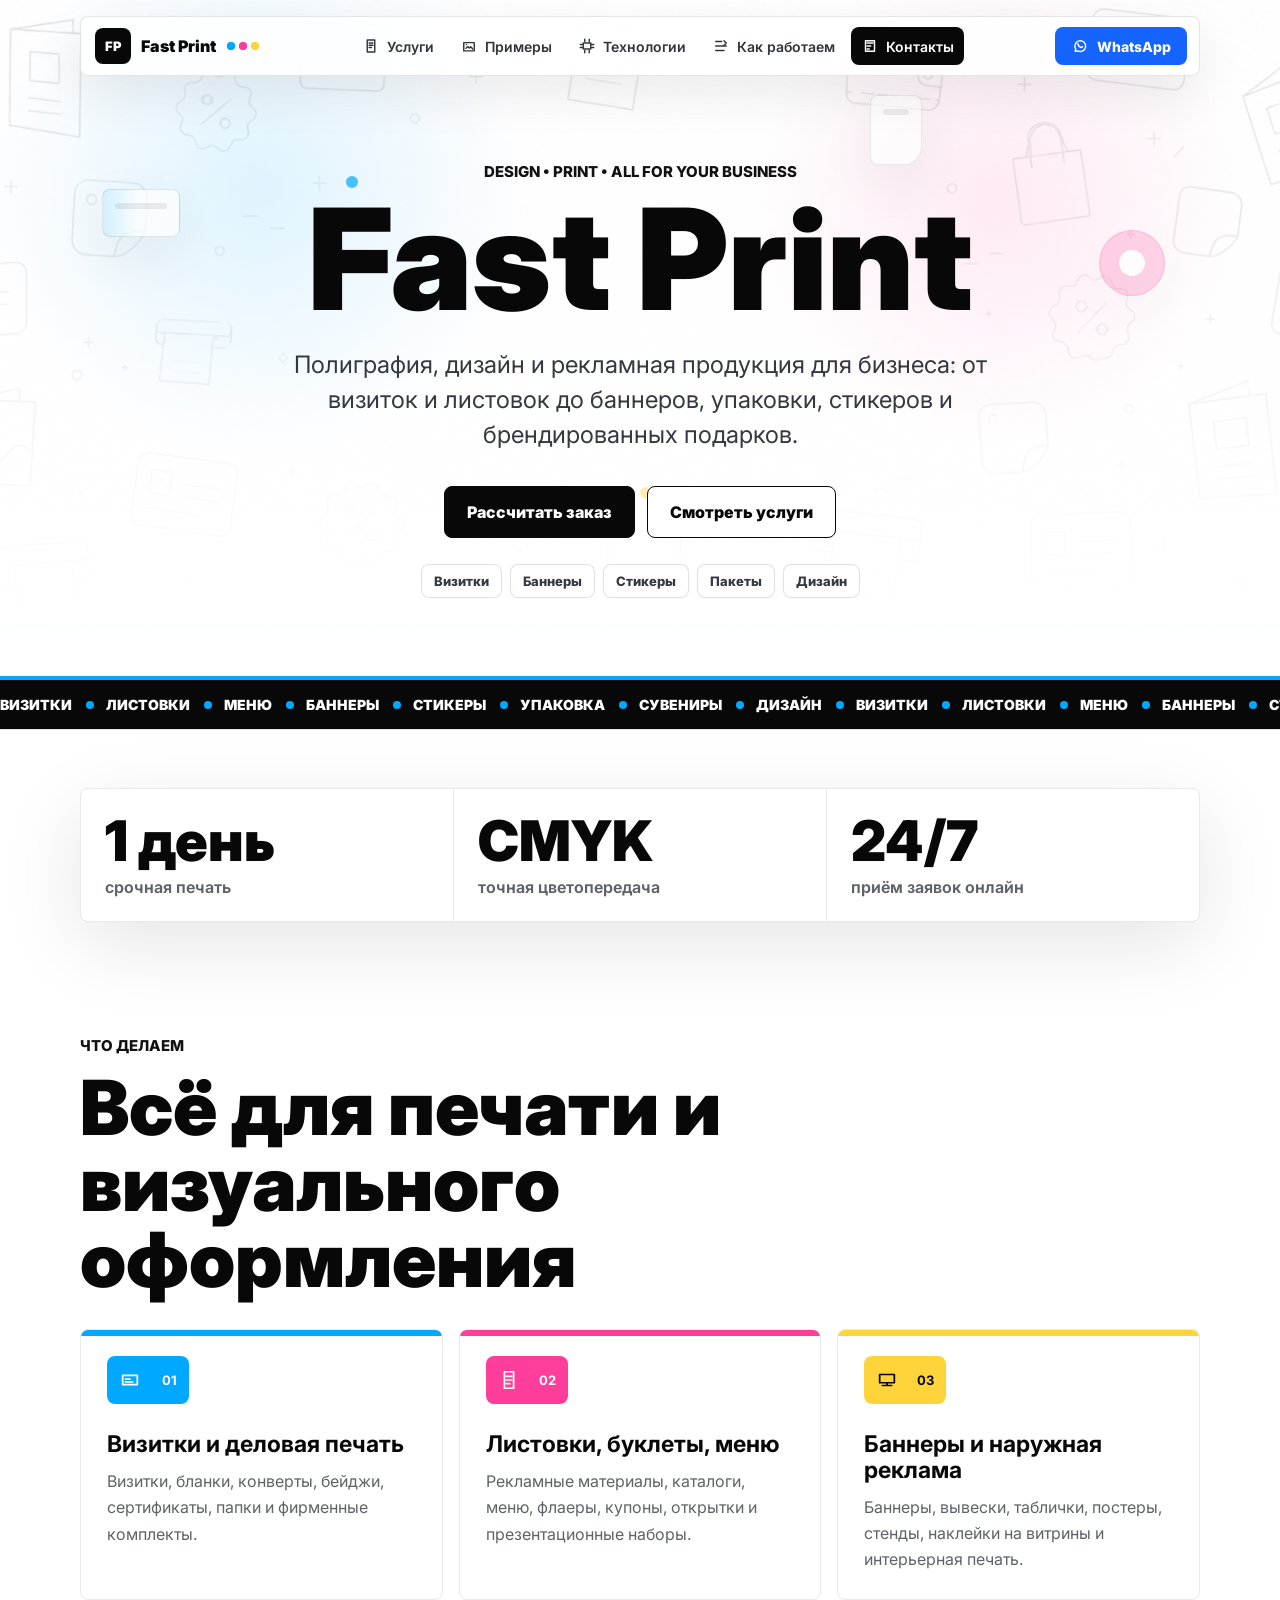
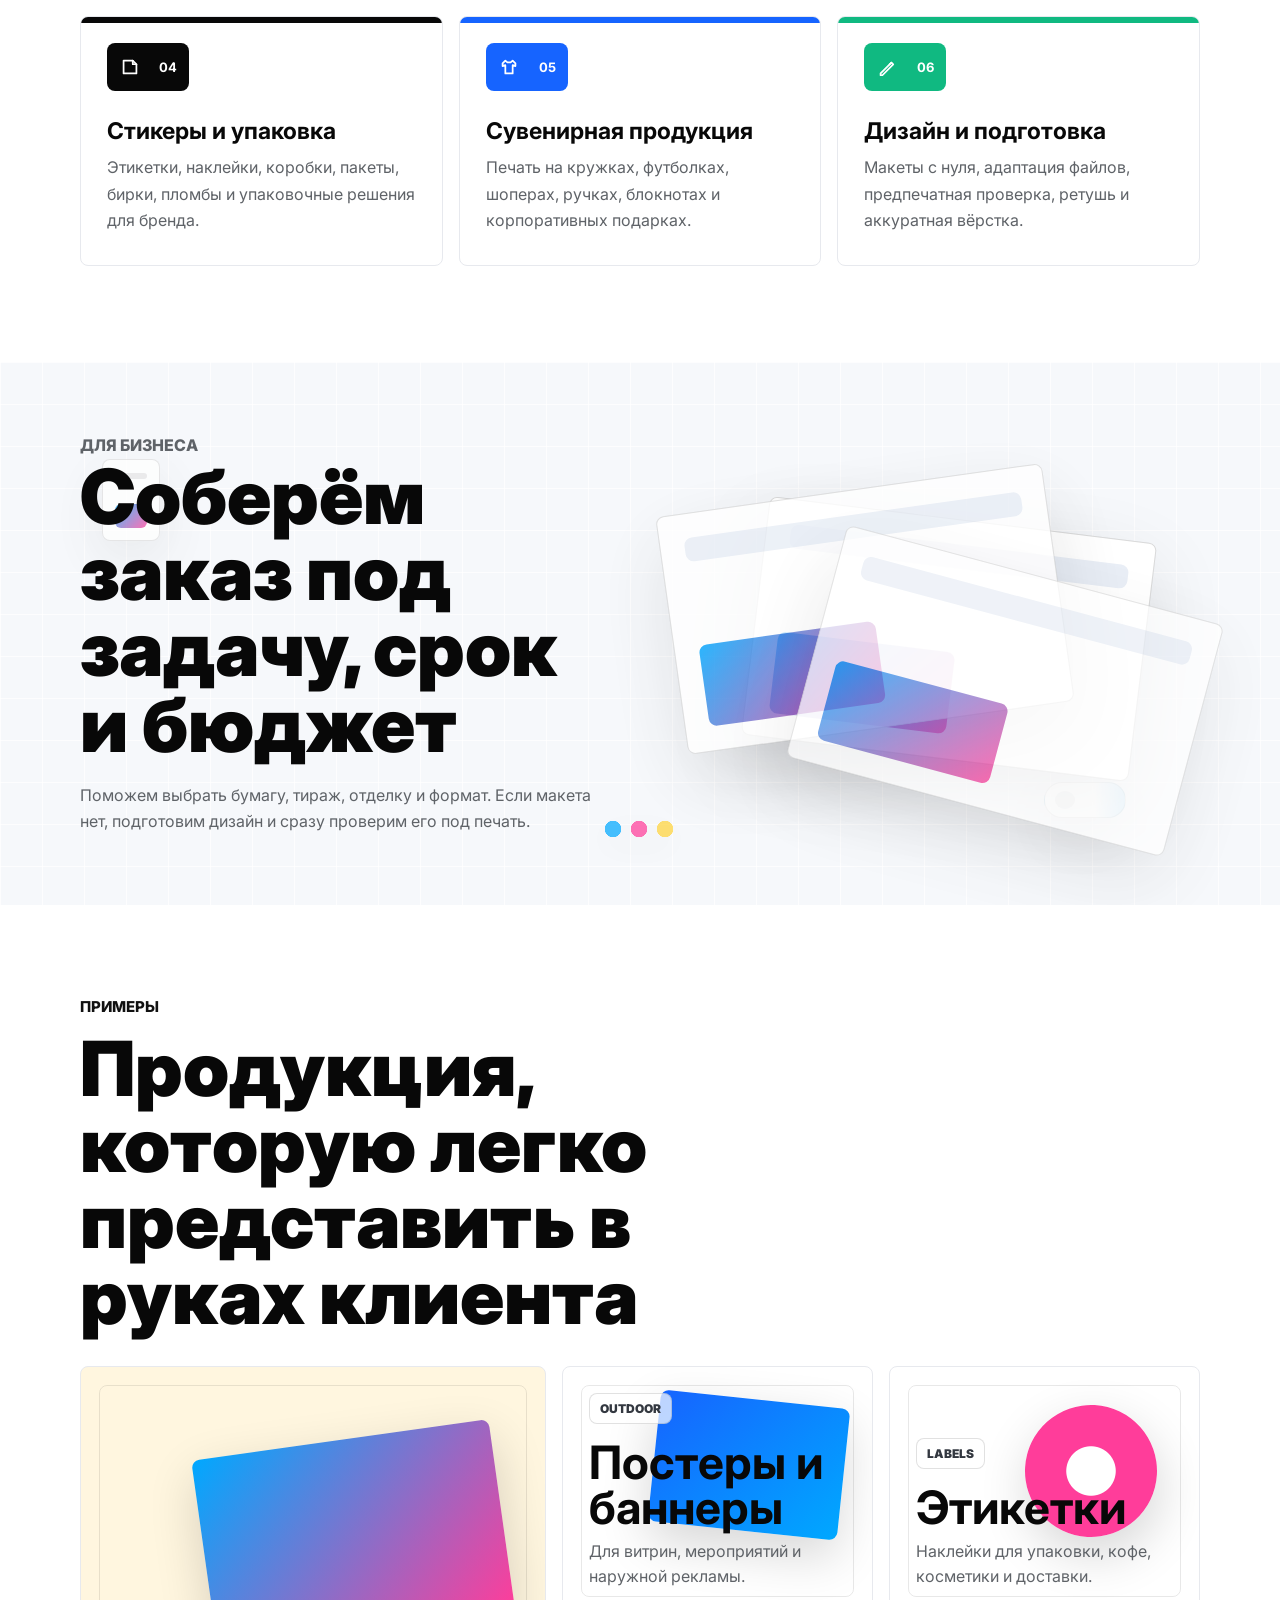
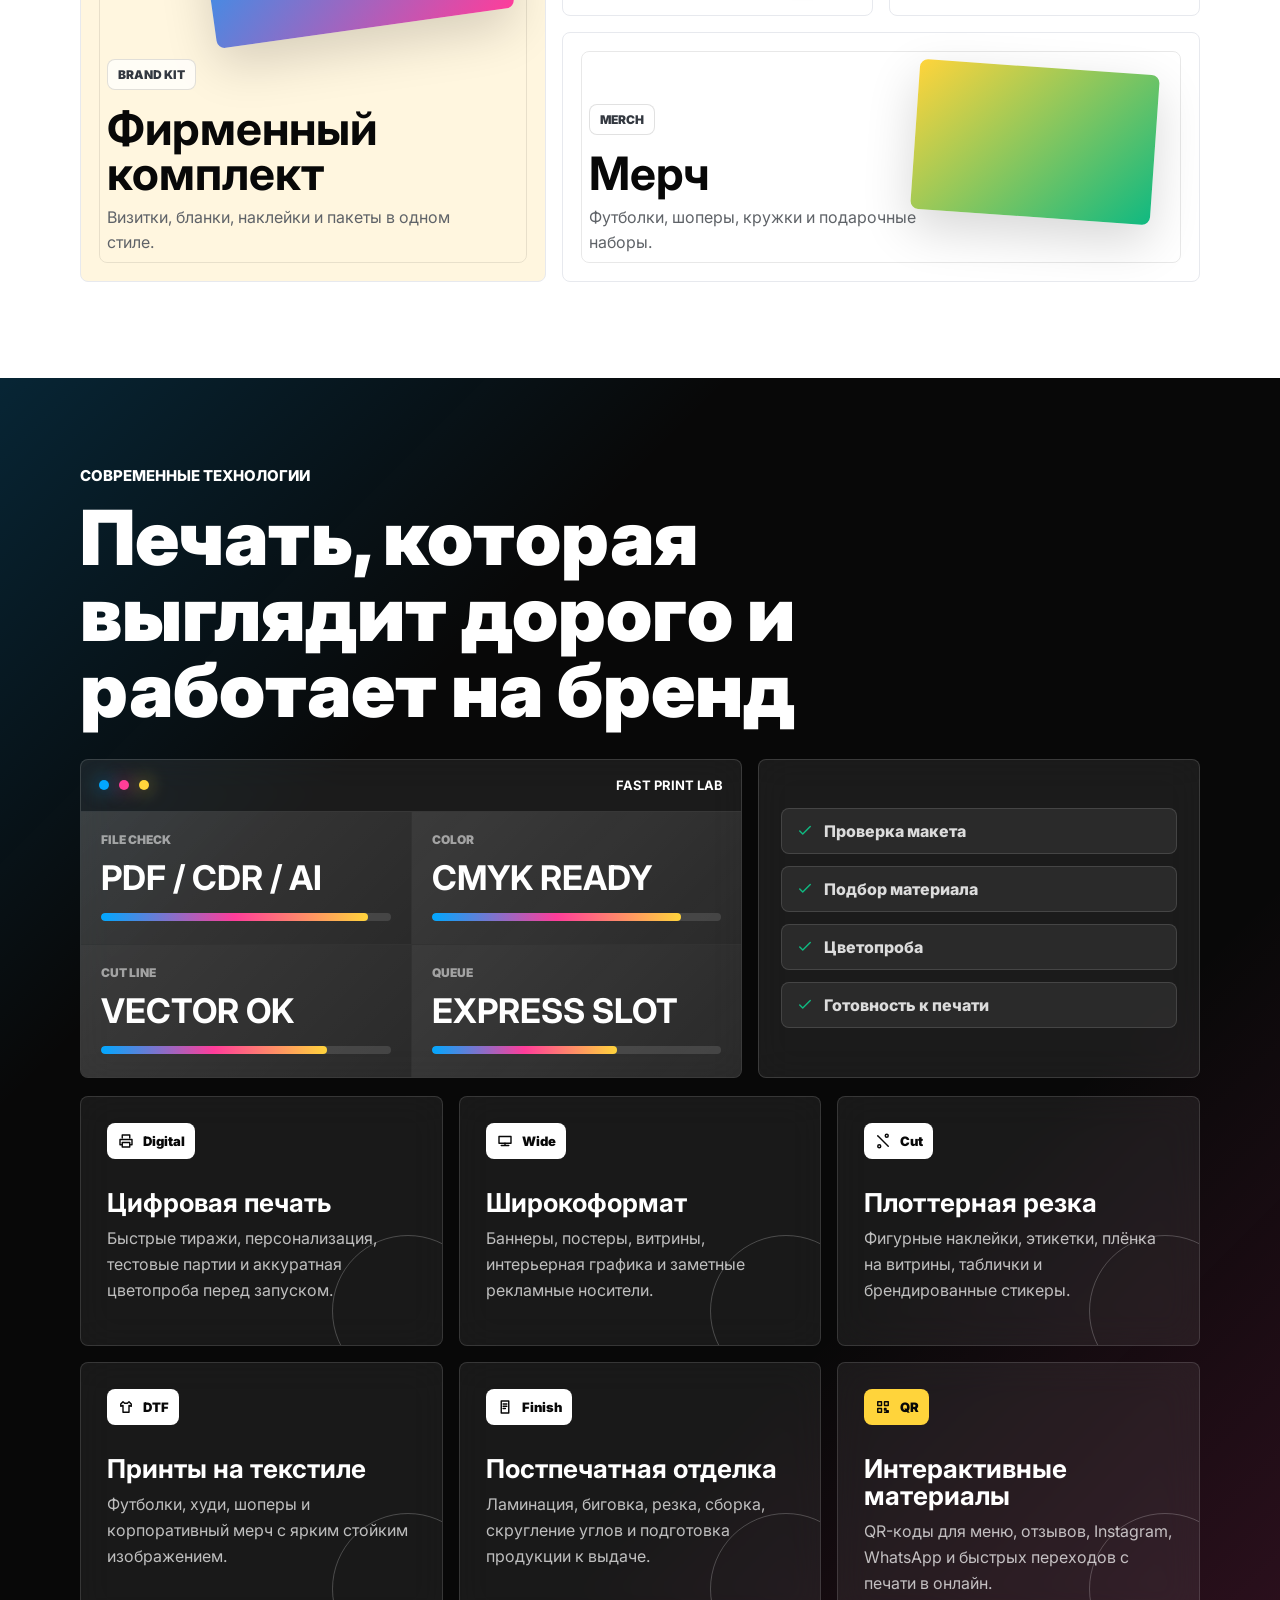
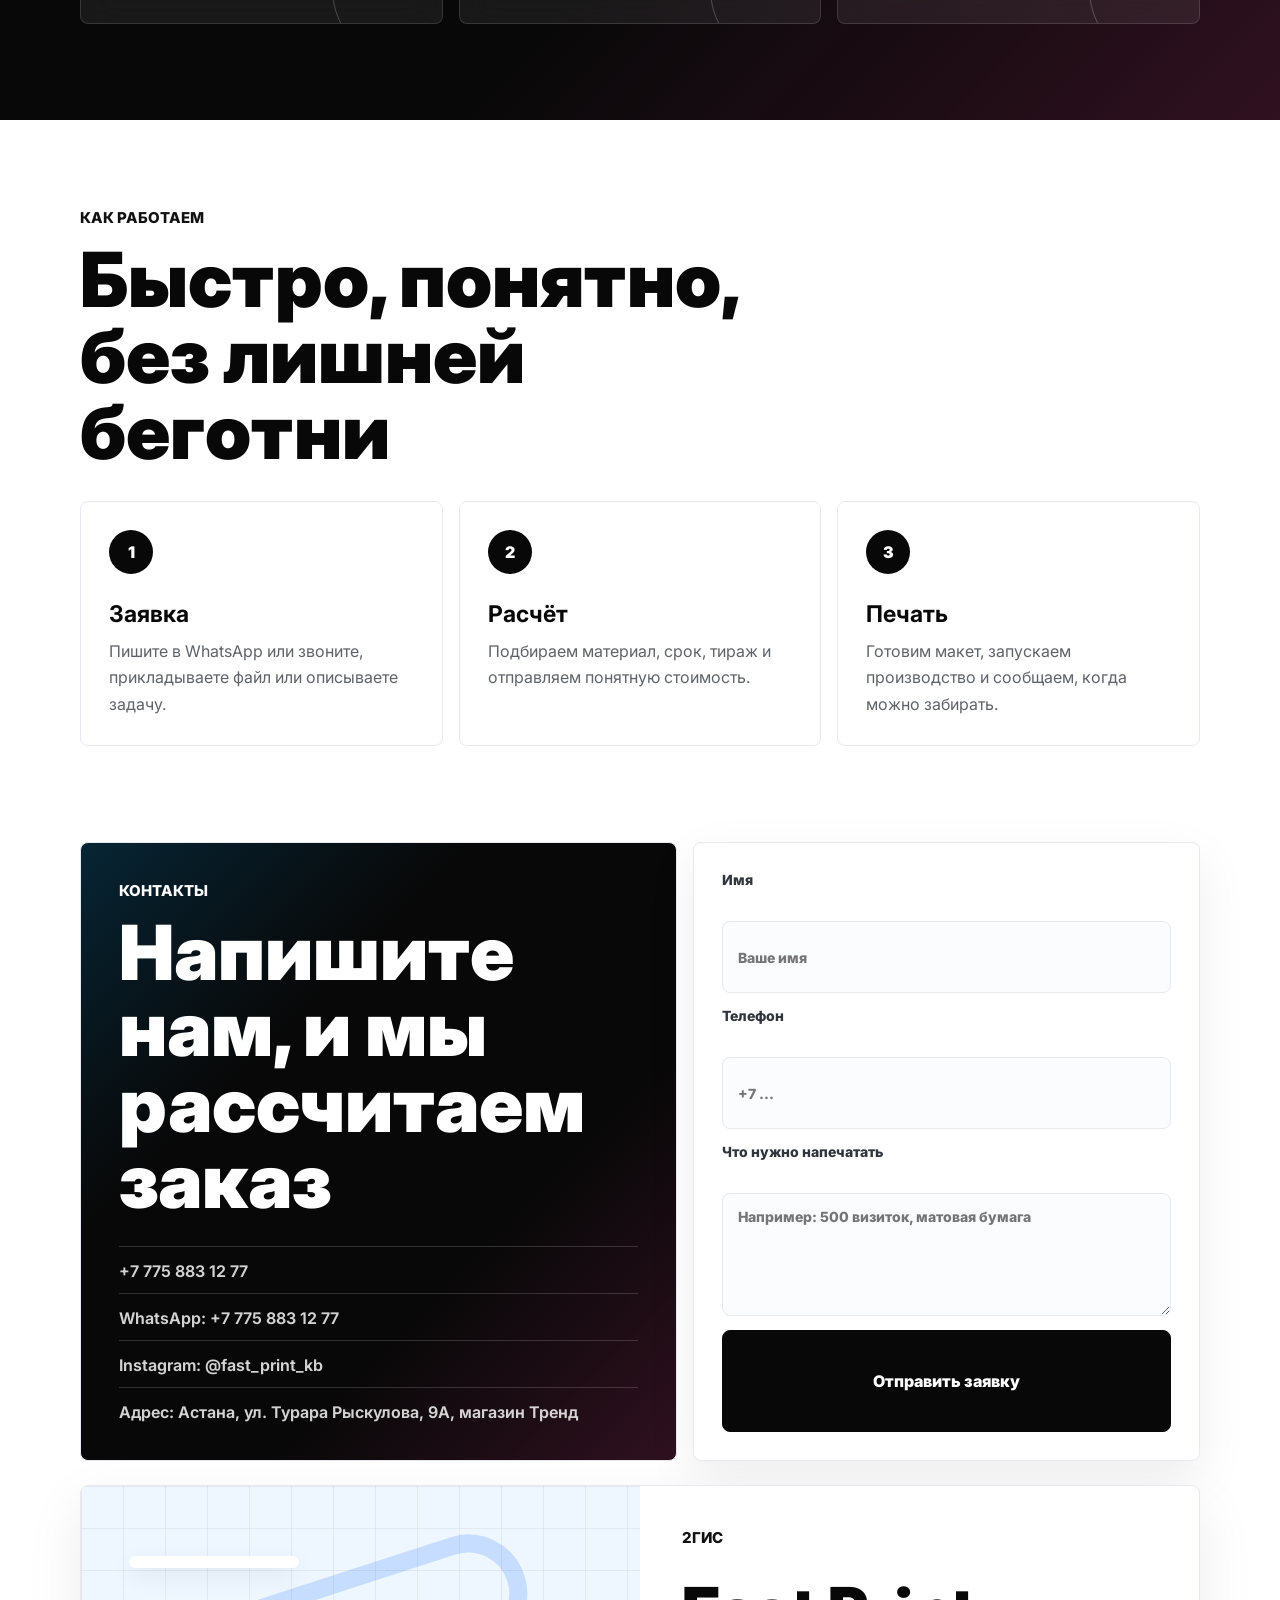
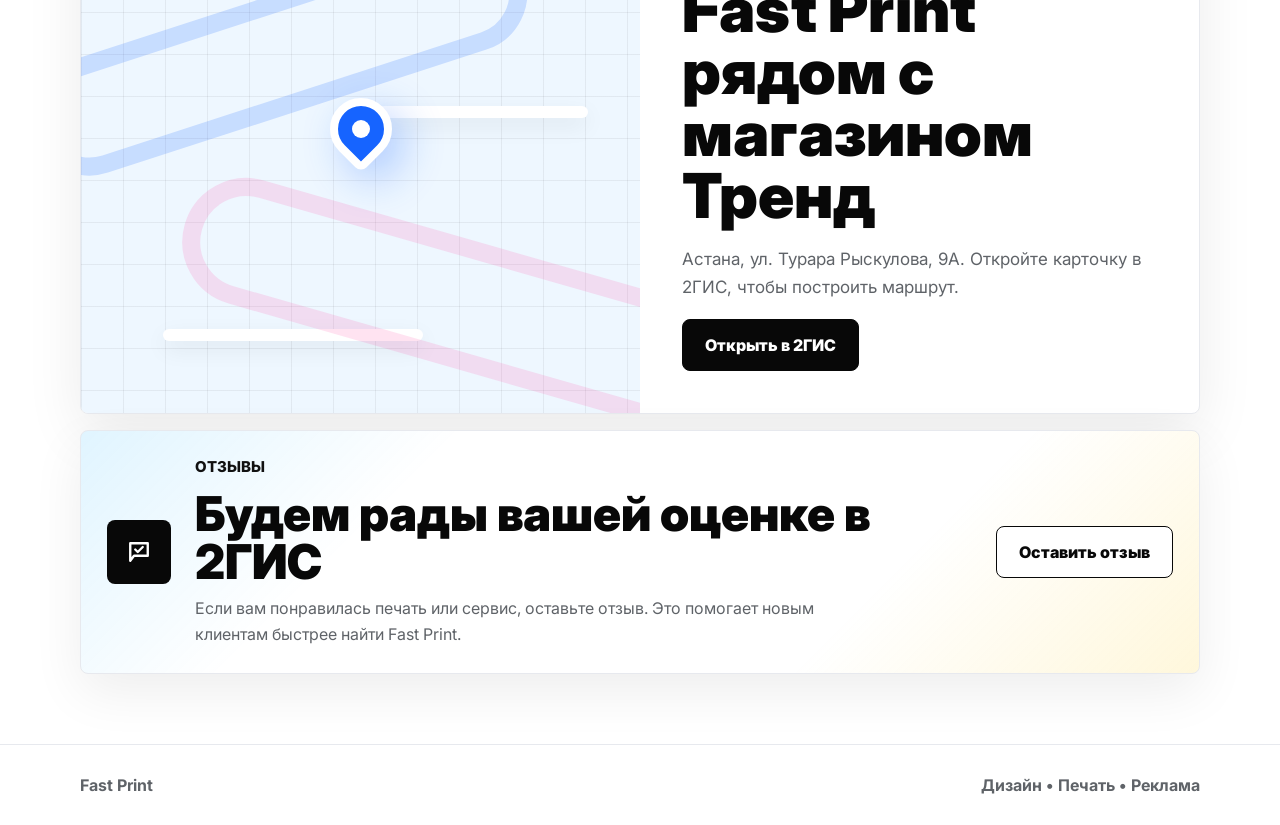
<file: index.html>
<!doctype html>
<html lang="ru">
  <head>
    <meta charset="UTF-8" />
    <meta name="viewport" content="width=device-width, initial-scale=1.0" />
    <meta
      name="description"
      content="Fast Print - дизайн, печать, наружная реклама, сувенирная продукция и срочные полиграфические заказы."
    />
    <meta
      name="keywords"
      content="Fast Print, фаст принт, полиграфия Астана, печать Астана, визитки Астана, листовки Астана, баннеры Астана, стикеры, наклейки, наружная реклама, дизайн макетов, сувенирная продукция, DTF печать, широкоформатная печать, Рыскулова 9А"
    />
    <meta name="author" content="Fast Print" />
    <meta name="robots" content="index, follow" />
    <meta name="yandex-verification" content="27722af9d6d1fdf8" />
    <meta name="format-detection" content="telephone=yes" />
    <meta name="theme-color" content="#080808" />
    <meta name="apple-mobile-web-app-capable" content="yes" />
    <meta name="apple-mobile-web-app-title" content="Fast Print" />
    <meta name="application-name" content="Fast Print" />
    <meta name="msapplication-TileColor" content="#080808" />
    <link rel="canonical" href="https://fast-print.dotdev.online/" />
    <link rel="manifest" href="site.webmanifest" />
    <link rel="icon" href="assets/app-icon.svg" type="image/svg+xml" />
    <link rel="mask-icon" href="assets/app-icon.svg" color="#080808" />
    <link rel="apple-touch-icon" href="assets/app-icon.svg" />
    <meta property="og:type" content="business.business" />
    <meta property="og:locale" content="ru_KZ" />
    <meta property="og:site_name" content="Fast Print" />
    <meta property="og:title" content="Fast Print - полиграфия, дизайн и реклама в Астане" />
    <meta
      property="og:description"
      content="Визитки, листовки, баннеры, стикеры, упаковка, сувенирная продукция и дизайн макетов. Fast Print, Астана, Рыскулова 9А."
    />
    <meta property="og:url" content="https://fast-print.dotdev.online/" />
    <meta property="og:image" content="https://fast-print.dotdev.online/assets/fast-print-hero.png" />
    <meta property="og:image:secure_url" content="https://fast-print.dotdev.online/assets/fast-print-hero.png" />
    <meta property="og:image:type" content="image/png" />
    <meta property="og:image:width" content="2076" />
    <meta property="og:image:height" content="757" />
    <meta property="og:image:alt" content="Fast Print - полиграфия и дизайн" />
    <meta property="business:contact_data:street_address" content="ул. Турара Рыскулова, 9А, магазин Тренд" />
    <meta property="business:contact_data:locality" content="Астана" />
    <meta property="business:contact_data:country_name" content="Казахстан" />
    <meta name="twitter:card" content="summary_large_image" />
    <meta name="twitter:title" content="Fast Print - полиграфия и дизайн в Астане" />
    <meta
      name="twitter:description"
      content="Дизайн, печать, наружная реклама, стикеры, упаковка и сувенирная продукция для бизнеса."
    />
    <meta name="twitter:image" content="https://fast-print.dotdev.online/assets/fast-print-hero.png" />
    <title>Fast Print - полиграфия и дизайн</title>
    <link rel="preconnect" href="https://fonts.googleapis.com" />
    <link rel="preconnect" href="https://fonts.gstatic.com" crossorigin />
    <link
      href="https://fonts.googleapis.com/css2?family=Inter:wght@400;500;600;700;800;900&display=swap"
      rel="stylesheet"
    />
    <link rel="stylesheet" href="styles.css" />
    <script defer src="https://cdn.vercel-insights.com/v1/script.js"></script>
    <script type="application/ld+json">
      {
        "@context": "https://schema.org",
        "@type": "LocalBusiness",
        "@id": "https://fast-print.dotdev.online/#business",
        "name": "Fast Print",
        "alternateName": "Фаст Принт",
        "description": "Полиграфия, дизайн, наружная реклама, сувенирная продукция и срочные печатные заказы.",
        "telephone": "+77758831277",
        "url": "https://fast-print.dotdev.online",
        "logo": "https://fast-print.dotdev.online/assets/app-icon.svg",
        "image": "https://fast-print.dotdev.online/assets/fast-print-hero.png",
        "priceRange": "$$",
        "sameAs": ["https://instagram.com/fast_print_kb", "https://2gis.kz/astana/firm/70000001109861099"],
        "address": {
          "@type": "PostalAddress",
          "addressLocality": "Астана",
          "streetAddress": "ул. Турара Рыскулова, 9А, магазин Тренд",
          "addressCountry": "KZ"
        },
        "geo": {
          "@type": "GeoCoordinates",
          "latitude": 51.085529,
          "longitude": 71.420186
        },
        "areaServed": "Астана",
        "makesOffer": [
          { "@type": "Offer", "itemOffered": { "@type": "Service", "name": "Печать визиток" } },
          { "@type": "Offer", "itemOffered": { "@type": "Service", "name": "Печать листовок и буклетов" } },
          { "@type": "Offer", "itemOffered": { "@type": "Service", "name": "Широкоформатная печать баннеров" } },
          { "@type": "Offer", "itemOffered": { "@type": "Service", "name": "Стикеры и наклейки" } },
          { "@type": "Offer", "itemOffered": { "@type": "Service", "name": "Дизайн и подготовка макетов" } },
          { "@type": "Offer", "itemOffered": { "@type": "Service", "name": "Сувенирная продукция" } }
        ],
        "contactPoint": {
          "@type": "ContactPoint",
          "telephone": "+77758831277",
          "contactType": "customer service",
          "availableLanguage": ["ru", "kk"]
        }
      }
    </script>
  </head>
  <body>
    <svg class="icon-sprite" aria-hidden="true">
      <symbol id="icon-services" viewBox="0 0 24 24"><path d="M7 4h10v16H7z" /><path d="M9.5 8h5M9.5 11h5M9.5 14h3" /></symbol>
      <symbol id="icon-works" viewBox="0 0 24 24"><path d="M5 7.5h14v11H5z" /><path d="m8 15 2.4-2.4 2.1 2.1 1.7-1.7L17 16" /><path d="M8.5 10h.01" /></symbol>
      <symbol id="icon-tech" viewBox="0 0 24 24"><path d="M7 8h10v8H7z" /><path d="M9 3v3M15 3v3M9 18v3M15 18v3M3 10h3M3 14h3M18 10h3M18 14h3" /></symbol>
      <symbol id="icon-process" viewBox="0 0 24 24"><path d="M5 6h8M5 12h14M5 18h11" /><path d="m16 5 3 3-3 3" /></symbol>
      <symbol id="icon-contact" viewBox="0 0 24 24"><path d="M6 5h12v14H6z" /><path d="M8 8h8M8 12h5M8 16h3" /></symbol>
      <symbol id="icon-whatsapp" viewBox="0 0 24 24"><path d="M5.5 19 6.4 16.2A7.2 7.2 0 1 1 9 18.5z" /><path d="M9.2 8.8c.3 2.6 2.3 4.7 5 5.2l1.1-1.1" /></symbol>
      <symbol id="icon-card" viewBox="0 0 24 24"><path d="M4 7h16v10H4z" /><path d="M7 11h5M7 14h8" /></symbol>
      <symbol id="icon-flyer" viewBox="0 0 24 24"><path d="M7 3h10v18H7z" /><path d="M9 8h6M9 12h6M9 16h4" /></symbol>
      <symbol id="icon-banner" viewBox="0 0 24 24"><path d="M4 6h16v9H4z" /><path d="M7 18h10M12 15v3" /></symbol>
      <symbol id="icon-sticker" viewBox="0 0 24 24"><path d="M5 5h10l4 4v10H5z" /><path d="M15 5v4h4" /></symbol>
      <symbol id="icon-merch" viewBox="0 0 24 24"><path d="M8 5 5 8v3l3-1v9h8v-9l3 1V8l-3-3-2.2 2h-3.6z" /></symbol>
      <symbol id="icon-design" viewBox="0 0 24 24"><path d="M5 19 16.8 7.2l2 2L7 21H5z" /><path d="M14.8 9.2 16.8 7.2" /></symbol>
      <symbol id="icon-printer" viewBox="0 0 24 24"><path d="M7 8V4h10v4" /><path d="M6 17H4v-7h16v7h-2" /><path d="M7 14h10v6H7z" /></symbol>
      <symbol id="icon-cut" viewBox="0 0 24 24"><path d="m5 5 14 14" /><path d="M7 17a2 2 0 1 1-2 2 2 2 0 0 1 2-2ZM17 3a2 2 0 1 1-2 2 2 2 0 0 1 2-2Z" /></symbol>
      <symbol id="icon-qr" viewBox="0 0 24 24"><path d="M5 5h5v5H5zM14 5h5v5h-5zM5 14h5v5H5z" /><path d="M14 14h2v2h-2zM17 17h2v2h-2zM14 19h2" /></symbol>
      <symbol id="icon-review" viewBox="0 0 24 24"><path d="M5 5h14v10H8l-3 4z" /><path d="m9 10 2 2 4-4" /></symbol>
      <symbol id="icon-check" viewBox="0 0 24 24"><path d="m5 12 4 4L19 6" /></symbol>
    </svg>
    <div class="preloader" aria-label="Загрузка сайта">
      <div class="preloader-mark" aria-hidden="true">
        <span class="printer-slot"></span>
        <span class="print-sheet"></span>
        <span class="ink-dot cyan-dot"></span>
        <span class="ink-dot magenta-dot"></span>
        <span class="ink-dot yellow-dot"></span>
      </div>
      <p>Fast Print</p>
    </div>
    <div class="scroll-progress" aria-hidden="true"></div>
    <header class="site-header">
      <a class="brand" href="#top" aria-label="Fast Print">
        <span class="brand-mark">FP</span>
        <span>Fast Print</span>
      </a>
      <button class="menu-toggle" type="button" aria-label="Открыть меню" aria-expanded="false">
        <span></span>
        <span></span>
        <span></span>
      </button>
      <nav class="nav" aria-label="Главная навигация">
        <a href="#services"><svg><use href="#icon-services"></use></svg><span>Услуги</span></a>
        <a href="#works"><svg><use href="#icon-works"></use></svg><span>Примеры</span></a>
        <a href="#tech"><svg><use href="#icon-tech"></use></svg><span>Технологии</span></a>
        <a href="#process"><svg><use href="#icon-process"></use></svg><span>Как работаем</span></a>
        <a href="#contacts"><svg><use href="#icon-contact"></use></svg><span>Контакты</span></a>
      </nav>
      <a class="header-cta" href="https://wa.me/77758831277" target="_blank" rel="noreferrer">
        <svg><use href="#icon-whatsapp"></use></svg>
        <span>WhatsApp</span>
      </a>
    </header>

    <main id="top">
      <section class="hero">
        <div class="hero-media" aria-hidden="true"></div>
        <div class="section-motion hero-motion" aria-hidden="true">
          <span class="float-object card-object"></span>
          <span class="float-object sticker-object"></span>
          <span class="float-object tag-object"></span>
        </div>
        <div class="hero-orbit" aria-hidden="true">
          <span></span>
          <span></span>
          <span></span>
        </div>
        <div class="hero-content" data-animate>
          <p class="eyebrow">Design • Print • all for your business</p>
          <h1>Fast Print</h1>
          <p class="hero-copy">
            Полиграфия, дизайн и рекламная продукция для бизнеса: от визиток и листовок до баннеров,
            упаковки, стикеров и брендированных подарков.
          </p>
          <div class="hero-actions">
            <a class="button primary" href="#contacts">Рассчитать заказ</a>
            <a class="button secondary" href="#services">Смотреть услуги</a>
          </div>
          <div class="hero-tags" aria-label="Популярные услуги">
            <span>Визитки</span>
            <span>Баннеры</span>
            <span>Стикеры</span>
            <span>Пакеты</span>
            <span>Дизайн</span>
          </div>
        </div>
      </section>

      <section class="ticker" aria-label="Услуги Fast Print">
        <div class="ticker-track">
          <span>Визитки</span>
          <span>Листовки</span>
          <span>Меню</span>
          <span>Баннеры</span>
          <span>Стикеры</span>
          <span>Упаковка</span>
          <span>Сувениры</span>
          <span>Дизайн</span>
          <span>Визитки</span>
          <span>Листовки</span>
          <span>Меню</span>
          <span>Баннеры</span>
          <span>Стикеры</span>
          <span>Упаковка</span>
          <span>Сувениры</span>
          <span>Дизайн</span>
        </div>
      </section>

      <section class="stats" aria-label="Преимущества Fast Print" data-animate>
        <div>
          <strong data-count="1" data-suffix=" день">1 день</strong>
          <span>срочная печать</span>
        </div>
        <div>
          <strong>CMYK</strong>
          <span>точная цветопередача</span>
        </div>
        <div>
          <strong data-count="24" data-suffix="/7">24/7</strong>
          <span>приём заявок онлайн</span>
        </div>
      </section>

      <section class="section" id="services">
        <div class="section-heading" data-animate>
          <p class="eyebrow">Что делаем</p>
          <h2>Всё для печати и визуального оформления</h2>
        </div>
        <div class="services-grid">
          <article class="service-card cyan" data-animate>
            <span class="service-icon"><svg><use href="#icon-card"></use></svg><b>01</b></span>
            <h3>Визитки и деловая печать</h3>
            <p>Визитки, бланки, конверты, бейджи, сертификаты, папки и фирменные комплекты.</p>
          </article>
          <article class="service-card magenta" data-animate>
            <span class="service-icon"><svg><use href="#icon-flyer"></use></svg><b>02</b></span>
            <h3>Листовки, буклеты, меню</h3>
            <p>Рекламные материалы, каталоги, меню, флаеры, купоны, открытки и презентационные наборы.</p>
          </article>
          <article class="service-card yellow" data-animate>
            <span class="service-icon"><svg><use href="#icon-banner"></use></svg><b>03</b></span>
            <h3>Баннеры и наружная реклама</h3>
            <p>Баннеры, вывески, таблички, постеры, стенды, наклейки на витрины и интерьерная печать.</p>
          </article>
          <article class="service-card black" data-animate>
            <span class="service-icon"><svg><use href="#icon-sticker"></use></svg><b>04</b></span>
            <h3>Стикеры и упаковка</h3>
            <p>Этикетки, наклейки, коробки, пакеты, бирки, пломбы и упаковочные решения для бренда.</p>
          </article>
          <article class="service-card blue" data-animate>
            <span class="service-icon"><svg><use href="#icon-merch"></use></svg><b>05</b></span>
            <h3>Сувенирная продукция</h3>
            <p>Печать на кружках, футболках, шоперах, ручках, блокнотах и корпоративных подарках.</p>
          </article>
          <article class="service-card green" data-animate>
            <span class="service-icon"><svg><use href="#icon-design"></use></svg><b>06</b></span>
            <h3>Дизайн и подготовка</h3>
            <p>Макеты с нуля, адаптация файлов, предпечатная проверка, ретушь и аккуратная вёрстка.</p>
          </article>
        </div>
      </section>

      <section class="showcase">
        <div class="section-motion showcase-motion" aria-hidden="true">
          <span class="float-object flyer-object"></span>
          <span class="float-object roll-object"></span>
          <span class="float-object cmyk-object"></span>
        </div>
        <div class="showcase-copy" data-animate>
          <p class="eyebrow">Для бизнеса</p>
          <h2>Соберём заказ под задачу, срок и бюджет</h2>
          <p>
            Поможем выбрать бумагу, тираж, отделку и формат. Если макета нет, подготовим дизайн и
            сразу проверим его под печать.
          </p>
        </div>
        <div class="print-stack" aria-hidden="true" data-animate>
          <span class="sheet sheet-one"></span>
          <span class="sheet sheet-two"></span>
          <span class="sheet sheet-three"></span>
        </div>
      </section>

      <section class="section works" id="works">
        <div class="section-heading" data-animate>
          <p class="eyebrow">Примеры</p>
          <h2>Продукция, которую легко представить в руках клиента</h2>
        </div>
        <div class="works-grid">
          <article class="work-item large" data-animate>
            <span class="work-type">Brand kit</span>
            <h3>Фирменный комплект</h3>
            <p>Визитки, бланки, наклейки и пакеты в одном стиле.</p>
          </article>
          <article class="work-item poster" data-animate>
            <span class="work-type">Outdoor</span>
            <h3>Постеры и баннеры</h3>
            <p>Для витрин, мероприятий и наружной рекламы.</p>
          </article>
          <article class="work-item labels" data-animate>
            <span class="work-type">Labels</span>
            <h3>Этикетки</h3>
            <p>Наклейки для упаковки, кофе, косметики и доставки.</p>
          </article>
          <article class="work-item merch" data-animate>
            <span class="work-type">Merch</span>
            <h3>Мерч</h3>
            <p>Футболки, шоперы, кружки и подарочные наборы.</p>
          </article>
        </div>
      </section>

      <section class="tech-section" id="tech">
        <div class="tech-heading" data-animate>
          <p class="eyebrow">Современные технологии</p>
          <h2>Печать, которая выглядит дорого и работает на бренд</h2>
        </div>
        <div class="tech-lab" data-animate>
          <div class="lab-screen">
            <div class="lab-topline">
              <span class="lab-dot"></span>
              <span class="lab-dot"></span>
              <span class="lab-dot"></span>
              <strong>FAST PRINT LAB</strong>
            </div>
            <div class="lab-grid">
              <div>
                <small>FILE CHECK</small>
                <b>PDF / CDR / AI</b>
                <span class="lab-bar"><i style="width: 92%"></i></span>
              </div>
              <div>
                <small>COLOR</small>
                <b>CMYK READY</b>
                <span class="lab-bar"><i style="width: 86%"></i></span>
              </div>
              <div>
                <small>CUT LINE</small>
                <b>VECTOR OK</b>
                <span class="lab-bar"><i style="width: 78%"></i></span>
              </div>
              <div>
                <small>QUEUE</small>
                <b>EXPRESS SLOT</b>
                <span class="lab-bar"><i style="width: 64%"></i></span>
              </div>
            </div>
          </div>
          <div class="lab-status">
            <span><svg><use href="#icon-check"></use></svg>Проверка макета</span>
            <span><svg><use href="#icon-check"></use></svg>Подбор материала</span>
            <span><svg><use href="#icon-check"></use></svg>Цветопроба</span>
            <span><svg><use href="#icon-check"></use></svg>Готовность к печати</span>
          </div>
        </div>
        <div class="tech-grid">
          <article class="tech-card" data-animate>
            <span><svg><use href="#icon-printer"></use></svg>Digital</span>
            <h3>Цифровая печать</h3>
            <p>Быстрые тиражи, персонализация, тестовые партии и аккуратная цветопроба перед запуском.</p>
          </article>
          <article class="tech-card" data-animate>
            <span><svg><use href="#icon-banner"></use></svg>Wide</span>
            <h3>Широкоформат</h3>
            <p>Баннеры, постеры, витрины, интерьерная графика и заметные рекламные носители.</p>
          </article>
          <article class="tech-card" data-animate>
            <span><svg><use href="#icon-cut"></use></svg>Cut</span>
            <h3>Плоттерная резка</h3>
            <p>Фигурные наклейки, этикетки, плёнка на витрины, таблички и брендированные стикеры.</p>
          </article>
          <article class="tech-card" data-animate>
            <span><svg><use href="#icon-merch"></use></svg>DTF</span>
            <h3>Принты на текстиле</h3>
            <p>Футболки, худи, шоперы и корпоративный мерч с ярким стойким изображением.</p>
          </article>
          <article class="tech-card" data-animate>
            <span><svg><use href="#icon-services"></use></svg>Finish</span>
            <h3>Постпечатная отделка</h3>
            <p>Ламинация, биговка, резка, сборка, скругление углов и подготовка продукции к выдаче.</p>
          </article>
          <article class="tech-card accent" data-animate>
            <span><svg><use href="#icon-qr"></use></svg>QR</span>
            <h3>Интерактивные материалы</h3>
            <p>QR-коды для меню, отзывов, Instagram, WhatsApp и быстрых переходов с печати в онлайн.</p>
          </article>
        </div>
      </section>

      <section class="section compact" id="process">
        <div class="section-heading" data-animate>
          <p class="eyebrow">Как работаем</p>
          <h2>Быстро, понятно, без лишней беготни</h2>
        </div>
        <div class="steps">
          <div class="step" data-animate>
            <span>1</span>
            <h3>Заявка</h3>
            <p>Пишите в WhatsApp или звоните, прикладываете файл или описываете задачу.</p>
          </div>
          <div class="step" data-animate>
            <span>2</span>
            <h3>Расчёт</h3>
            <p>Подбираем материал, срок, тираж и отправляем понятную стоимость.</p>
          </div>
          <div class="step" data-animate>
            <span>3</span>
            <h3>Печать</h3>
            <p>Готовим макет, запускаем производство и сообщаем, когда можно забирать.</p>
          </div>
        </div>
      </section>

      <section class="contacts" id="contacts">
        <div class="contact-panel" data-animate>
          <p class="eyebrow">Контакты</p>
          <h2>Напишите нам, и мы рассчитаем заказ</h2>
          <div class="contact-list">
            <a href="tel:+77758831277">+7 775 883 12 77</a>
            <a href="https://wa.me/77758831277" target="_blank" rel="noreferrer">WhatsApp: +7 775 883 12 77</a>
            <a href="https://instagram.com/fast_print_kb" target="_blank" rel="noreferrer">Instagram: @fast_print_kb</a>
            <a href="https://2gis.kz/astana/firm/70000001109861099" target="_blank" rel="noreferrer">
              Адрес: Астана, ул. Турара Рыскулова, 9А, магазин Тренд
            </a>
          </div>
        </div>
        <form class="quote-form" data-animate>
          <label>
            Имя
            <input type="text" name="name" placeholder="Ваше имя" />
          </label>
          <label>
            Телефон
            <input type="tel" name="phone" placeholder="+7 ..." />
          </label>
          <label>
            Что нужно напечатать
            <textarea name="message" rows="4" placeholder="Например: 500 визиток, матовая бумага"></textarea>
          </label>
          <button class="button primary" type="button">Отправить заявку</button>
        </form>
      </section>

      <section class="map-section" aria-label="Как нас найти">
        <div class="map-card" data-animate>
          <div class="map-visual" aria-hidden="true">
            <span class="map-pin"></span>
            <span class="route route-one"></span>
            <span class="route route-two"></span>
            <span class="route route-three"></span>
          </div>
          <div class="map-content">
            <p class="eyebrow">2ГИС</p>
            <h2>Fast Print рядом с магазином Тренд</h2>
            <p>Астана, ул. Турара Рыскулова, 9А. Откройте карточку в 2ГИС, чтобы построить маршрут.</p>
            <a class="button primary" href="https://2gis.kz/astana/firm/70000001109861099" target="_blank" rel="noreferrer">
              Открыть в 2ГИС
            </a>
          </div>
        </div>
        <div class="review-card" data-animate>
          <div class="review-icon">
            <svg><use href="#icon-review"></use></svg>
          </div>
          <div>
            <p class="eyebrow">Отзывы</p>
            <h2>Будем рады вашей оценке в 2ГИС</h2>
            <p>Если вам понравилась печать или сервис, оставьте отзыв. Это помогает новым клиентам быстрее найти Fast Print.</p>
          </div>
          <a
            class="button secondary"
            href="https://2gis.kz/astana/firm/70000001110712726?stat=[base64]%3D"
            target="_blank"
            rel="noreferrer"
          >
            Оставить отзыв
          </a>
        </div>
      </section>
    </main>

    <footer class="footer">
      <span>Fast Print</span>
      <span>Дизайн • Печать • Реклама</span>
    </footer>

    <script src="script.js"></script>
  </body>
</html>
</file>
<file: styles.css>
:root {
  --ink: #080808;
  --muted: #5f6368;
  --line: #e7e9ee;
  --paper: #ffffff;
  --soft: #f6f8fb;
  --warm: #fff6df;
  --cyan: #00a8ff;
  --magenta: #ff3d9a;
  --yellow: #ffd43b;
  --blue: #1664ff;
  --green: #10b981;
  --radius: 8px;
}

* {
  box-sizing: border-box;
}

html {
  scroll-behavior: smooth;
}

body {
  margin: 0;
  color: var(--ink);
  background: var(--paper);
  font-family: Inter, Arial, sans-serif;
}

body.is-loading {
  overflow: hidden;
}

.icon-sprite {
  position: absolute;
  width: 0;
  height: 0;
  overflow: hidden;
}

svg {
  flex: 0 0 auto;
  fill: none;
  stroke: currentColor;
  stroke-linecap: round;
  stroke-linejoin: round;
  stroke-width: 1.9;
}

.scroll-progress {
  position: fixed;
  top: 0;
  left: 0;
  z-index: 80;
  width: calc(var(--scroll-progress, 0) * 100%);
  height: 4px;
  background: linear-gradient(90deg, var(--cyan), var(--magenta), var(--yellow));
  box-shadow: 0 0 18px rgba(0, 168, 255, 0.35);
  transform-origin: left;
}

.section-motion {
  position: absolute;
  inset: 0;
  z-index: -1;
  overflow: hidden;
  pointer-events: none;
}

.float-object {
  position: absolute;
  display: block;
  opacity: 0.72;
  filter: drop-shadow(0 18px 28px rgba(8, 8, 8, 0.1));
  animation: drift 18s ease-in-out infinite alternate;
}

.card-object {
  left: 8%;
  top: 28%;
  width: 78px;
  height: 48px;
  border: 1px solid rgba(8, 8, 8, 0.14);
  border-radius: 8px;
  background:
    linear-gradient(90deg, rgba(0, 168, 255, 0.22), transparent 46%),
    white;
}

.card-object::before,
.flyer-object::before,
.tag-object::before {
  position: absolute;
  left: 12px;
  right: 12px;
  top: 13px;
  height: 6px;
  border-radius: 99px;
  content: "";
  background: rgba(8, 8, 8, 0.1);
}

.sticker-object {
  right: 9%;
  top: 34%;
  width: 66px;
  height: 66px;
  border: 1px solid rgba(255, 61, 154, 0.28);
  border-radius: 50%;
  background: radial-gradient(circle, white 0 28%, rgba(255, 61, 154, 0.28) 29% 100%);
  animation-duration: 20s;
}

.flyer-object {
  left: 8%;
  top: 18%;
  width: 58px;
  height: 82px;
  border: 1px solid rgba(8, 8, 8, 0.13);
  border-radius: 8px;
  background: white;
  animation-duration: 22s;
}

.flyer-object::after {
  position: absolute;
  left: 12px;
  bottom: 12px;
  width: 32px;
  height: 24px;
  border-radius: 6px;
  content: "";
  background: linear-gradient(135deg, var(--cyan), var(--magenta));
}

.roll-object {
  right: 12%;
  bottom: 16%;
  width: 82px;
  height: 36px;
  border: 1px solid rgba(8, 8, 8, 0.13);
  border-radius: 99px;
  background: linear-gradient(90deg, white 0 62%, rgba(0, 168, 255, 0.22));
  animation-duration: 17s;
}

.roll-object::before {
  position: absolute;
  inset: 8px auto 8px 10px;
  width: 20px;
  border-radius: 50%;
  content: "";
  background: rgba(8, 8, 8, 0.08);
}

.tag-object {
  right: 28%;
  top: 14%;
  width: 52px;
  height: 70px;
  border: 1px solid rgba(8, 8, 8, 0.12);
  border-radius: 8px 8px 18px 8px;
  background: white;
  animation-duration: 24s;
}

.cmyk-object {
  left: 47%;
  bottom: 12%;
  width: 74px;
  height: 22px;
  border-radius: 99px;
  background:
    radial-gradient(circle at 11px 50%, var(--cyan) 0 8px, transparent 8.5px),
    radial-gradient(circle at 37px 50%, var(--magenta) 0 8px, transparent 8.5px),
    radial-gradient(circle at 63px 50%, var(--yellow) 0 8px, transparent 8.5px);
  filter: drop-shadow(0 10px 18px rgba(8, 8, 8, 0.08));
  animation-duration: 15s;
}

.preloader {
  position: fixed;
  inset: 0;
  z-index: 100;
  display: grid;
  place-items: center;
  gap: 18px;
  background:
    linear-gradient(90deg, rgba(8, 8, 8, 0.035) 1px, transparent 1px),
    linear-gradient(180deg, rgba(8, 8, 8, 0.035) 1px, transparent 1px),
    #ffffff;
  background-size: 34px 34px;
  transition: opacity 0.65s ease, visibility 0.65s ease;
}

.preloader.is-hidden {
  visibility: hidden;
  opacity: 0;
  pointer-events: none;
}

.preloader p {
  margin: 142px 0 0;
  font-size: clamp(28px, 6vw, 58px);
  font-weight: 900;
  letter-spacing: 0;
}

.preloader-mark {
  position: absolute;
  width: 180px;
  height: 138px;
}

.printer-slot {
  position: absolute;
  left: 20px;
  top: 16px;
  display: block;
  width: 140px;
  height: 38px;
  border-radius: 8px;
  background: var(--ink);
  box-shadow: 0 18px 48px rgba(8, 8, 8, 0.18);
}

.printer-slot::before {
  position: absolute;
  left: 24px;
  right: 24px;
  top: 17px;
  height: 4px;
  border-radius: 99px;
  content: "";
  background: rgba(255, 255, 255, 0.42);
}

.print-sheet {
  position: absolute;
  left: 48px;
  top: 40px;
  display: block;
  width: 84px;
  height: 104px;
  border: 1px solid rgba(8, 8, 8, 0.16);
  border-radius: 8px;
  background: white;
  box-shadow: 0 16px 34px rgba(8, 8, 8, 0.14);
  animation: printFeed 1.45s ease-in-out infinite;
}

.print-sheet::before,
.print-sheet::after {
  position: absolute;
  left: 16px;
  content: "";
  border-radius: 8px;
}

.print-sheet::before {
  top: 18px;
  width: 58px;
  height: 10px;
  background: #e9eef6;
}

.print-sheet::after {
  bottom: 16px;
  width: 54px;
  height: 36px;
  background: linear-gradient(135deg, var(--cyan), var(--magenta));
}

.ink-dot {
  position: absolute;
  bottom: 0;
  width: 14px;
  height: 14px;
  border-radius: 50%;
  animation: inkBounce 0.9s ease-in-out infinite;
}

.cyan-dot {
  left: 42px;
  background: var(--cyan);
}

.magenta-dot {
  left: 82px;
  background: var(--magenta);
  animation-delay: 0.15s;
}

.yellow-dot {
  left: 122px;
  background: var(--yellow);
  animation-delay: 0.3s;
}

a {
  color: inherit;
  text-decoration: none;
}

.site-header {
  position: fixed;
  top: 16px;
  left: 50%;
  z-index: 20;
  display: flex;
  width: min(1120px, calc(100% - 32px));
  min-height: 58px;
  align-items: center;
  justify-content: space-between;
  gap: 18px;
  padding: 10px 12px 10px 14px;
  border: 1px solid rgba(8, 8, 8, 0.1);
  border-radius: 8px;
  background: rgba(255, 255, 255, 0.84);
  box-shadow: 0 18px 50px rgba(8, 8, 8, 0.08);
  backdrop-filter: blur(18px);
  transform: translateX(-50%);
  transition:
    width 0.32s ease,
    min-height 0.32s ease,
    border-color 0.25s ease,
    box-shadow 0.25s ease,
    background 0.25s ease,
    padding 0.32s ease;
  animation: headerDrop 0.65s ease both;
}

.site-header::before {
  position: absolute;
  inset: -1px;
  z-index: -1;
  border-radius: inherit;
  content: "";
  background: linear-gradient(90deg, var(--cyan), var(--magenta), var(--yellow), var(--green));
  opacity: 0;
  transition: opacity 0.3s ease;
}

.site-header.is-scrolled {
  width: min(980px, calc(100% - 32px));
  min-height: 50px;
  padding: 7px 9px 7px 10px;
  border-color: rgba(8, 8, 8, 0.16);
  background: rgba(255, 255, 255, 0.94);
  box-shadow: 0 14px 38px rgba(8, 8, 8, 0.12);
}

.site-header.is-scrolled::before {
  opacity: 0.5;
}

.brand {
  position: relative;
  display: inline-flex;
  align-items: center;
  gap: 10px;
  min-width: fit-content;
  font-weight: 900;
}

.brand::after {
  display: inline-flex;
  width: 34px;
  height: 10px;
  border-radius: 99px;
  content: "";
  background:
    radial-gradient(circle at 5px 50%, var(--cyan) 0 4px, transparent 4.5px),
    radial-gradient(circle at 17px 50%, var(--magenta) 0 4px, transparent 4.5px),
    radial-gradient(circle at 29px 50%, var(--yellow) 0 4px, transparent 4.5px);
  animation: cmykBlink 1.8s ease-in-out infinite;
}

.brand-mark {
  display: grid;
  width: 36px;
  height: 36px;
  place-items: center;
  border-radius: 8px;
  color: white;
  background: var(--ink);
  font-size: 13px;
  letter-spacing: 0;
  transition: width 0.32s ease, height 0.32s ease;
}

.site-header.is-scrolled .brand-mark {
  width: 32px;
  height: 32px;
}

.nav {
  display: flex;
  align-items: center;
  gap: 6px;
  color: #31343a;
  font-size: 14px;
  font-weight: 600;
  white-space: nowrap;
}

.nav a {
  display: inline-flex;
  min-height: 38px;
  align-items: center;
  gap: 7px;
  border-radius: 8px;
  padding: 0 10px;
  transition: background 0.25s ease, color 0.25s ease, transform 0.25s ease;
}

.nav svg,
.header-cta svg {
  width: 18px;
  height: 18px;
}

.nav a,
.header-cta,
.button {
  transition: transform 0.25s ease, color 0.25s ease, background 0.25s ease, border-color 0.25s ease;
}

.nav a:hover {
  background: rgba(8, 8, 8, 0.06);
}

.nav a.is-active {
  color: white;
  background: var(--ink);
}

.header-cta:hover,
.button:hover {
  transform: translateY(-2px);
}

.header-cta {
  display: inline-flex;
  flex: 0 0 auto;
  min-height: 38px;
  align-items: center;
  gap: 8px;
  border-radius: 8px;
  padding: 0 16px;
  color: white;
  background: var(--blue);
  font-size: 14px;
  font-weight: 800;
}

.site-header.is-scrolled .nav a,
.site-header.is-scrolled .header-cta {
  min-height: 34px;
}

.menu-toggle {
  display: none;
  width: 40px;
  height: 40px;
  place-items: center;
  border: 1px solid rgba(8, 8, 8, 0.12);
  border-radius: 8px;
  padding: 0;
  background: white;
  cursor: pointer;
}

.menu-toggle span {
  display: block;
  width: 18px;
  height: 2px;
  border-radius: 99px;
  background: var(--ink);
  transition: transform 0.25s ease, opacity 0.25s ease;
}

.site-header.menu-open .menu-toggle span:nth-child(1) {
  transform: translateY(6px) rotate(45deg);
}

.site-header.menu-open .menu-toggle span:nth-child(2) {
  opacity: 0;
}

.site-header.menu-open .menu-toggle span:nth-child(3) {
  transform: translateY(-6px) rotate(-45deg);
}

.hero {
  position: relative;
  display: grid;
  min-height: 680px;
  place-items: center;
  overflow: hidden;
  border-bottom: 4px solid var(--cyan);
  isolation: isolate;
}

.hero-motion {
  z-index: -1;
}

.hero-orbit {
  position: absolute;
  inset: 0;
  z-index: -1;
  overflow: hidden;
  pointer-events: none;
}

.hero-orbit span {
  position: absolute;
  width: 12px;
  height: 12px;
  border-radius: 50%;
  background: var(--cyan);
  opacity: 0.7;
  animation: orbitFloat 9s ease-in-out infinite;
}

.hero-orbit span:nth-child(1) {
  left: 27%;
  top: 26%;
}

.hero-orbit span:nth-child(2) {
  left: 72%;
  top: 36%;
  background: var(--magenta);
  animation-delay: -2.4s;
}

.hero-orbit span:nth-child(3) {
  left: 50%;
  top: 72%;
  background: var(--yellow);
  animation-delay: -4.2s;
}

.hero::before {
  position: absolute;
  inset: 0;
  z-index: -1;
  content: "";
  background:
    radial-gradient(circle at 20% 28%, rgba(0, 168, 255, 0.12), transparent 24%),
    radial-gradient(circle at 78% 30%, rgba(255, 61, 154, 0.1), transparent 22%),
    linear-gradient(180deg, rgba(255, 255, 255, 0.15), rgba(255, 255, 255, 0.92));
}

.hero-media {
  position: absolute;
  inset: 0;
  z-index: -2;
  background: url("assets/fast-print-hero.png") center top / cover no-repeat;
  animation: floatHero 14s ease-in-out infinite alternate;
}

.hero::after {
  position: absolute;
  inset: auto 0 0;
  z-index: -1;
  height: 45%;
  content: "";
  background: linear-gradient(180deg, rgba(255, 255, 255, 0), white 92%);
}

.hero-content {
  width: min(960px, calc(100% - 32px));
  padding-top: 84px;
  text-align: center;
}

.eyebrow {
  margin: 0 0 14px;
  color: #111;
  font-size: 15px;
  font-weight: 800;
  letter-spacing: 0;
  text-transform: uppercase;
}

.hero h1 {
  margin: 0;
  font-size: clamp(72px, 11vw, 158px);
  font-weight: 900;
  letter-spacing: 0;
  line-height: 0.92;
}

.hero-copy {
  width: min(720px, 100%);
  margin: 24px auto 0;
  color: #343840;
  font-size: clamp(18px, 2vw, 24px);
  line-height: 1.45;
}

.hero-actions {
  display: flex;
  flex-wrap: wrap;
  justify-content: center;
  gap: 12px;
  margin-top: 34px;
}

.button {
  display: inline-flex;
  min-height: 52px;
  align-items: center;
  justify-content: center;
  border: 1px solid var(--ink);
  border-radius: 8px;
  padding: 0 22px;
  cursor: pointer;
  font: inherit;
  font-weight: 850;
}

.button.primary {
  color: white;
  background: var(--ink);
}

.button.primary:hover {
  border-color: var(--blue);
  background: var(--blue);
}

.button.secondary {
  background: white;
}

.button.secondary:hover {
  border-color: var(--blue);
  color: var(--blue);
}

.hero-tags {
  display: flex;
  flex-wrap: wrap;
  justify-content: center;
  gap: 8px;
  width: min(720px, 100%);
  margin: 26px auto 0;
}

.hero-tags span {
  display: inline-flex;
  min-height: 34px;
  align-items: center;
  border: 1px solid rgba(8, 8, 8, 0.12);
  border-radius: 8px;
  padding: 0 12px;
  background: rgba(255, 255, 255, 0.74);
  color: #353941;
  font-size: 13px;
  font-weight: 800;
  backdrop-filter: blur(8px);
}

.ticker {
  overflow: hidden;
  border-bottom: 1px solid var(--line);
  background: var(--ink);
  color: white;
}

.ticker-track {
  display: flex;
  width: max-content;
  gap: 34px;
  padding: 16px 0;
  animation: tickerMove 26s linear infinite;
}

.ticker-track span {
  position: relative;
  font-size: 14px;
  font-weight: 900;
  letter-spacing: 0;
  text-transform: uppercase;
}

.ticker-track span::after {
  position: absolute;
  top: 50%;
  right: -22px;
  width: 8px;
  height: 8px;
  border-radius: 50%;
  content: "";
  background: var(--cyan);
  transform: translateY(-50%);
}

.stats {
  display: grid;
  width: min(1120px, calc(100% - 32px));
  grid-template-columns: repeat(3, 1fr);
  gap: 1px;
  margin: 58px auto 84px;
  overflow: hidden;
  border: 1px solid var(--line);
  border-radius: 8px;
  background: var(--line);
  box-shadow: 0 22px 80px rgba(8, 8, 8, 0.1);
}

.stats div {
  min-height: 110px;
  padding: 24px;
  background: white;
}

.stats strong {
  display: block;
  font-size: clamp(30px, 5vw, 56px);
  font-weight: 900;
  line-height: 1;
}

.stats span {
  display: block;
  margin-top: 8px;
  color: var(--muted);
  font-weight: 650;
}

.section {
  width: min(1120px, calc(100% - 32px));
  margin: 0 auto;
  padding: 30px 0 96px;
}

.section.compact {
  padding-top: 88px;
}

.section-heading {
  width: min(720px, 100%);
  margin-bottom: 32px;
}

h2 {
  margin: 0;
  font-size: clamp(36px, 6vw, 76px);
  font-weight: 900;
  letter-spacing: 0;
  line-height: 1;
}

.services-grid {
  display: grid;
  grid-template-columns: repeat(3, 1fr);
  gap: 16px;
}

.service-card,
.step,
.tech-card,
.work-item,
.quote-form,
.contact-panel {
  border: 1px solid var(--line);
  border-radius: var(--radius);
  background: white;
}

.service-card {
  position: relative;
  min-height: 250px;
  overflow: hidden;
  padding: 26px;
  transition: transform 0.25s ease, box-shadow 0.25s ease, border-color 0.25s ease;
  transform: perspective(900px) rotateX(var(--tilt-y, 0deg)) rotateY(var(--tilt-x, 0deg));
}

.service-card::before {
  position: absolute;
  top: 0;
  left: 0;
  width: 100%;
  height: 6px;
  content: "";
  background: var(--accent);
}

.service-card:hover {
  border-color: rgba(8, 8, 8, 0.18);
  box-shadow: 0 22px 55px rgba(8, 8, 8, 0.1);
  transform: perspective(900px) translateY(-6px) rotateX(var(--tilt-y, 0deg)) rotateY(var(--tilt-x, 0deg));
}

.service-card.cyan {
  --accent: var(--cyan);
}

.service-card.magenta {
  --accent: var(--magenta);
}

.service-card.yellow {
  --accent: var(--yellow);
}

.service-card.black {
  --accent: var(--ink);
}

.service-card.blue {
  --accent: var(--blue);
}

.service-card.green {
  --accent: var(--green);
}

.service-icon {
  display: inline-flex;
  min-width: 82px;
  height: 48px;
  align-items: center;
  justify-content: space-between;
  gap: 10px;
  border-radius: 8px;
  padding: 0 12px;
  color: white;
  background: var(--accent);
  font-weight: 900;
}

.service-icon svg {
  width: 22px;
  height: 22px;
}

.service-icon b {
  font-size: 13px;
}

.yellow .service-icon {
  color: var(--ink);
}

.service-card h3,
.step h3 {
  margin: 28px 0 10px;
  font-size: 23px;
  line-height: 1.12;
}

.service-card p,
.step p,
.showcase-copy p {
  margin: 0;
  color: var(--muted);
  font-size: 16px;
  line-height: 1.65;
}

.showcase {
  position: relative;
  display: grid;
  min-height: 520px;
  grid-template-columns: 1fr 1fr;
  align-items: center;
  gap: 48px;
  padding: 70px max(16px, calc((100vw - 1120px) / 2));
  background:
    linear-gradient(90deg, rgba(255, 255, 255, 0.76) 1px, transparent 1px),
    linear-gradient(180deg, rgba(255, 255, 255, 0.76) 1px, transparent 1px),
    var(--soft);
  background-size: 42px 42px;
  overflow: hidden;
  isolation: isolate;
}

.showcase-motion {
  z-index: 0;
}

.showcase-copy,
.print-stack {
  position: relative;
  z-index: 1;
}

.showcase-copy {
  max-width: 570px;
}

.showcase-copy h2 {
  margin-bottom: 20px;
}

.print-stack {
  position: relative;
  height: 360px;
}

.sheet {
  position: absolute;
  display: block;
  width: min(390px, 82vw);
  height: 240px;
  border: 1px solid rgba(8, 8, 8, 0.15);
  border-radius: 8px;
  background: white;
  box-shadow: 0 30px 80px rgba(8, 8, 8, 0.12);
  animation: bob 4.5s ease-in-out infinite;
}

.sheet:hover {
  box-shadow: 0 36px 90px rgba(8, 8, 8, 0.16);
}

.sheet::before,
.sheet::after {
  position: absolute;
  content: "";
  border-radius: 8px;
}

.sheet-two::after {
  background: linear-gradient(135deg, var(--yellow), var(--green));
}

.sheet-three::after {
  background: linear-gradient(135deg, var(--blue), var(--cyan));
}

.works {
  padding-top: 92px;
}

.works-grid {
  display: grid;
  grid-template-columns: 1.2fr 0.8fr 0.8fr;
  grid-auto-rows: minmax(220px, auto);
  gap: 16px;
}

.work-item {
  position: relative;
  display: flex;
  min-height: 250px;
  flex-direction: column;
  justify-content: flex-end;
  overflow: hidden;
  border: 1px solid var(--line);
  border-radius: var(--radius);
  padding: 26px;
  background: white;
  isolation: isolate;
}

.work-item::before,
.work-item::after {
  position: absolute;
  content: "";
  z-index: -1;
}

.work-item::before {
  inset: 18px;
  border: 1px solid rgba(8, 8, 8, 0.09);
  border-radius: 8px;
}

.work-item::after {
  width: 190px;
  height: 132px;
  border-radius: 8px;
  background: linear-gradient(135deg, var(--cyan), var(--magenta));
  box-shadow: 0 18px 50px rgba(8, 8, 8, 0.16);
  transform: rotate(-8deg);
}

.work-item.large {
  grid-row: span 2;
  min-height: 516px;
  background: var(--warm);
}

.work-item.large::after {
  top: 72px;
  right: 42px;
  width: 300px;
  height: 190px;
}

.work-item.poster::after {
  top: 32px;
  right: 28px;
  background: linear-gradient(135deg, var(--blue), var(--cyan));
  transform: rotate(6deg);
}

.work-item.labels::after {
  top: 38px;
  right: 42px;
  width: 132px;
  height: 132px;
  border-radius: 50%;
  background: radial-gradient(circle, white 0 26%, var(--magenta) 27% 100%);
}

.work-item.merch {
  grid-column: span 2;
}

.work-item.merch::after {
  top: 34px;
  right: 44px;
  width: 240px;
  height: 150px;
  background: linear-gradient(135deg, var(--yellow), var(--green));
  transform: rotate(4deg);
}

.work-type {
  width: fit-content;
  border: 1px solid rgba(8, 8, 8, 0.12);
  border-radius: 8px;
  padding: 7px 10px;
  background: rgba(255, 255, 255, 0.72);
  color: #333840;
  font-size: 12px;
  font-weight: 900;
  text-transform: uppercase;
}

.work-item h3 {
  width: min(360px, 100%);
  margin: 16px 0 9px;
  font-size: clamp(28px, 4vw, 46px);
  line-height: 0.98;
}

.work-item p {
  width: min(360px, 100%);
  margin: 0;
  color: var(--muted);
  line-height: 1.55;
}

.tech-section {
  padding: 88px max(16px, calc((100vw - 1120px) / 2)) 96px;
  color: white;
  background:
    linear-gradient(135deg, rgba(0, 168, 255, 0.18), transparent 28%),
    linear-gradient(315deg, rgba(255, 61, 154, 0.16), transparent 32%),
    var(--ink);
}

.tech-heading {
  width: min(780px, 100%);
  margin-bottom: 32px;
}

.tech-heading .eyebrow {
  color: white;
}

.tech-grid {
  display: grid;
  grid-template-columns: repeat(3, 1fr);
  gap: 16px;
}

.tech-lab {
  display: grid;
  grid-template-columns: 1.2fr 0.8fr;
  gap: 16px;
  margin-bottom: 18px;
}

.lab-screen,
.lab-status {
  border: 1px solid rgba(255, 255, 255, 0.14);
  border-radius: var(--radius);
  background: rgba(255, 255, 255, 0.08);
  backdrop-filter: blur(18px);
}

.lab-screen {
  overflow: hidden;
}

.lab-topline {
  display: flex;
  min-height: 52px;
  align-items: center;
  gap: 10px;
  border-bottom: 1px solid rgba(255, 255, 255, 0.12);
  padding: 0 18px;
}

.lab-dot {
  width: 10px;
  height: 10px;
  border-radius: 50%;
  background: var(--cyan);
  box-shadow: 0 0 18px rgba(0, 168, 255, 0.7);
  animation: statusPulse 1.8s ease-in-out infinite;
}

.lab-dot:nth-child(2) {
  background: var(--magenta);
  box-shadow: 0 0 18px rgba(255, 61, 154, 0.7);
  animation-delay: 0.2s;
}

.lab-dot:nth-child(3) {
  background: var(--yellow);
  box-shadow: 0 0 18px rgba(255, 212, 59, 0.7);
  animation-delay: 0.4s;
}

.lab-topline strong {
  margin-left: auto;
  font-size: 13px;
  letter-spacing: 0;
}

.lab-grid {
  display: grid;
  grid-template-columns: repeat(2, 1fr);
  gap: 1px;
  background: rgba(255, 255, 255, 0.1);
}

.lab-grid div {
  min-height: 132px;
  padding: 20px;
  background:
    linear-gradient(135deg, rgba(255, 255, 255, 0.08), transparent),
    rgba(8, 8, 8, 0.18);
}

.lab-grid small {
  display: block;
  color: rgba(255, 255, 255, 0.54);
  font-size: 12px;
  font-weight: 900;
}

.lab-grid b {
  display: block;
  margin-top: 14px;
  font-size: clamp(22px, 3vw, 34px);
  line-height: 1;
}

.lab-bar {
  display: block;
  height: 8px;
  margin-top: 18px;
  overflow: hidden;
  border-radius: 99px;
  background: rgba(255, 255, 255, 0.12);
}

.lab-bar i {
  display: block;
  height: 100%;
  border-radius: inherit;
  background: linear-gradient(90deg, var(--cyan), var(--magenta), var(--yellow));
  animation: labFlow 2.8s ease-in-out infinite alternate;
}

.lab-status {
  display: grid;
  align-content: center;
  gap: 12px;
  padding: 22px;
}

.lab-status span {
  display: inline-flex;
  min-height: 46px;
  align-items: center;
  gap: 10px;
  border: 1px solid rgba(255, 255, 255, 0.12);
  border-radius: 8px;
  padding: 0 14px;
  background: rgba(255, 255, 255, 0.07);
  color: rgba(255, 255, 255, 0.84);
  font-weight: 800;
}

.lab-status svg {
  width: 18px;
  height: 18px;
  color: var(--green);
}

.tech-card {
  position: relative;
  min-height: 250px;
  overflow: hidden;
  border: 1px solid rgba(255, 255, 255, 0.13);
  border-radius: var(--radius);
  padding: 26px;
  background: rgba(255, 255, 255, 0.07);
  backdrop-filter: blur(18px);
  transition: transform 0.25s ease, border-color 0.25s ease, background 0.25s ease;
  transform: perspective(900px) rotateX(var(--tilt-y, 0deg)) rotateY(var(--tilt-x, 0deg));
}

.tech-card::after {
  position: absolute;
  right: -42px;
  bottom: -42px;
  width: 150px;
  height: 150px;
  border: 1px solid rgba(255, 255, 255, 0.22);
  border-radius: 50%;
  content: "";
}

.tech-card:hover {
  border-color: rgba(255, 255, 255, 0.36);
  background: rgba(255, 255, 255, 0.11);
  transform: perspective(900px) translateY(-6px) rotateX(var(--tilt-y, 0deg)) rotateY(var(--tilt-x, 0deg));
}

.tech-card span {
  display: inline-flex;
  min-width: 54px;
  min-height: 36px;
  align-items: center;
  justify-content: center;
  gap: 8px;
  border-radius: 8px;
  padding: 0 10px;
  color: var(--ink);
  background: white;
  font-size: 13px;
  font-weight: 900;
}

.tech-card span svg {
  width: 18px;
  height: 18px;
}

.tech-card.accent span {
  background: var(--yellow);
}

.tech-card h3 {
  margin: 30px 0 10px;
  font-size: 26px;
  line-height: 1.05;
}

.tech-card p {
  margin: 0;
  color: rgba(255, 255, 255, 0.72);
  line-height: 1.62;
}

.sheet::before {
  inset: 24px 24px auto;
  height: 24px;
  background: #e9eef6;
}

.sheet::after {
  left: 24px;
  bottom: 24px;
  width: 46%;
  height: 82px;
  background: linear-gradient(135deg, var(--cyan), var(--magenta));
}

.sheet-one {
  top: 66px;
  right: 56px;
  transform: rotate(7deg);
}

.sheet-two {
  top: 36px;
  right: 140px;
  opacity: 0.82;
  transform: rotate(-8deg);
  animation-delay: -1.5s;
}

.sheet-three {
  top: 118px;
  right: 0;
  opacity: 0.72;
  transform: rotate(15deg);
  animation-delay: -0.8s;
}

.steps {
  display: grid;
  grid-template-columns: repeat(3, 1fr);
  gap: 16px;
}

.step {
  min-height: 220px;
  padding: 28px;
  transition: transform 0.25s ease, box-shadow 0.25s ease;
}

.step:hover {
  box-shadow: 0 18px 50px rgba(8, 8, 8, 0.08);
  transform: translateY(-4px);
}

.step span {
  display: inline-grid;
  width: 44px;
  height: 44px;
  place-items: center;
  border-radius: 50%;
  color: white;
  background: var(--ink);
  font-weight: 900;
}

.contacts {
  display: grid;
  width: min(1120px, calc(100% - 32px));
  grid-template-columns: 1fr 0.85fr;
  gap: 16px;
  margin: 0 auto 24px;
}

.contact-panel {
  padding: 38px;
  color: white;
  background:
    linear-gradient(135deg, rgba(0, 168, 255, 0.18), transparent 32%),
    linear-gradient(315deg, rgba(255, 61, 154, 0.16), transparent 34%),
    #080808;
}

.contact-panel .eyebrow {
  color: white;
}

.contact-panel h2 {
  margin-bottom: 28px;
}

.contact-list {
  display: grid;
  gap: 12px;
}

.contact-list a,
.contact-list span {
  border-top: 1px solid rgba(255, 255, 255, 0.16);
  padding-top: 14px;
  color: rgba(255, 255, 255, 0.82);
  font-weight: 650;
}

.quote-form {
  display: grid;
  gap: 14px;
  padding: 28px;
  box-shadow: 0 18px 52px rgba(8, 8, 8, 0.07);
}

.map-section {
  width: min(1120px, calc(100% - 32px));
  margin: 0 auto 70px;
}

.map-card {
  display: grid;
  grid-template-columns: 1fr 1fr;
  min-height: 380px;
  overflow: hidden;
  border: 1px solid var(--line);
  border-radius: var(--radius);
  background: white;
  box-shadow: 0 20px 58px rgba(8, 8, 8, 0.08);
}

.map-visual {
  position: relative;
  min-height: 380px;
  overflow: hidden;
  background:
    linear-gradient(90deg, rgba(8, 8, 8, 0.06) 1px, transparent 1px),
    linear-gradient(180deg, rgba(8, 8, 8, 0.06) 1px, transparent 1px),
    #eef7ff;
  background-size: 42px 42px;
}

.map-visual::before,
.map-visual::after {
  position: absolute;
  content: "";
  border-radius: 999px;
}

.map-visual::before {
  left: -60px;
  top: 110px;
  width: 480px;
  height: 82px;
  border: 18px solid rgba(22, 100, 255, 0.18);
  transform: rotate(-18deg);
}

.map-visual::after {
  right: -90px;
  bottom: 48px;
  width: 520px;
  height: 92px;
  border: 18px solid rgba(255, 61, 154, 0.14);
  transform: rotate(16deg);
}

.map-pin {
  position: absolute;
  left: 50%;
  top: 46%;
  z-index: 2;
  width: 62px;
  height: 62px;
  border: 8px solid white;
  border-radius: 50% 50% 50% 8px;
  background: var(--blue);
  box-shadow: 0 18px 42px rgba(22, 100, 255, 0.3);
  transform: translate(-50%, -50%) rotate(-45deg);
  animation: pinPulse 1.8s ease-in-out infinite;
}

.map-pin::before {
  position: absolute;
  inset: 14px;
  border-radius: 50%;
  content: "";
  background: white;
}

.route {
  position: absolute;
  display: block;
  height: 12px;
  border-radius: 99px;
  background: white;
  box-shadow: 0 8px 22px rgba(8, 8, 8, 0.08);
}

.route-one {
  left: 48px;
  top: 70px;
  width: 170px;
}

.route-two {
  right: 52px;
  top: 220px;
  width: 210px;
}

.route-three {
  left: 82px;
  bottom: 72px;
  width: 260px;
}

.map-content {
  display: flex;
  flex-direction: column;
  justify-content: center;
  gap: 18px;
  padding: 42px;
}

.map-content h2 {
  font-size: clamp(32px, 5vw, 62px);
}

.map-content p:not(.eyebrow) {
  margin: 0;
  color: var(--muted);
  font-size: 17px;
  line-height: 1.65;
}

.map-content .button {
  width: fit-content;
}

.review-card {
  display: grid;
  grid-template-columns: auto 1fr auto;
  align-items: center;
  gap: 24px;
  margin-top: 16px;
  border: 1px solid var(--line);
  border-radius: var(--radius);
  padding: 26px;
  background:
    linear-gradient(135deg, rgba(0, 168, 255, 0.12), transparent 28%),
    linear-gradient(315deg, rgba(255, 212, 59, 0.18), transparent 30%),
    white;
  box-shadow: 0 18px 52px rgba(8, 8, 8, 0.07);
}

.review-icon {
  display: grid;
  width: 64px;
  height: 64px;
  place-items: center;
  border-radius: 8px;
  color: white;
  background: var(--ink);
}

.review-icon svg {
  width: 30px;
  height: 30px;
}

.review-card h2 {
  font-size: clamp(28px, 4vw, 48px);
}

.review-card p:not(.eyebrow) {
  max-width: 620px;
  margin: 10px 0 0;
  color: var(--muted);
  line-height: 1.6;
}

label {
  display: grid;
  gap: 8px;
  color: #30343b;
  font-size: 14px;
  font-weight: 800;
}

input,
textarea {
  width: 100%;
  border: 1px solid var(--line);
  border-radius: 8px;
  padding: 14px 15px;
  color: var(--ink);
  background: #fbfcfe;
  font: inherit;
  outline: none;
  transition: border-color 0.2s ease, box-shadow 0.2s ease;
}

textarea {
  resize: vertical;
}

input:focus,
textarea:focus {
  border-color: var(--blue);
  box-shadow: 0 0 0 4px rgba(22, 100, 255, 0.12);
}

.footer {
  display: flex;
  justify-content: space-between;
  gap: 16px;
  padding: 30px max(16px, calc((100vw - 1120px) / 2));
  border-top: 1px solid var(--line);
  color: var(--muted);
  font-weight: 700;
}

[data-animate] {
  opacity: 0;
  transform: translateY(22px);
  transition: opacity 0.7s ease, transform 0.7s ease;
}

[data-animate].is-visible {
  opacity: 1;
  transform: translateY(0);
}

@keyframes floatHero {
  from {
    transform: scale(1.02) translateY(0);
  }
  to {
    transform: scale(1.06) translateY(-14px);
  }
}

@keyframes bob {
  50% {
    translate: 0 -14px;
  }
}

@keyframes tickerMove {
  from {
    transform: translateX(0);
  }
  to {
    transform: translateX(-50%);
  }
}

@keyframes printFeed {
  0%,
  100% {
    translate: 0 -6px;
  }
  50% {
    translate: 0 12px;
  }
}

@keyframes inkBounce {
  50% {
    translate: 0 -12px;
  }
}

@keyframes pinPulse {
  50% {
    box-shadow: 0 18px 42px rgba(22, 100, 255, 0.3), 0 0 0 16px rgba(22, 100, 255, 0.12);
  }
}

@keyframes cmykBlink {
  50% {
    opacity: 0.55;
    transform: translateY(-1px);
  }
}

@keyframes headerDrop {
  from {
    opacity: 0;
    transform: translateX(-50%) translateY(-16px);
  }
  to {
    opacity: 1;
    transform: translateX(-50%) translateY(0);
  }
}

@keyframes drift {
  0% {
    translate: 0 0;
    rotate: -4deg;
  }
  50% {
    translate: 34px -42px;
    rotate: 7deg;
  }
  100% {
    translate: -22px 28px;
    rotate: -10deg;
  }
}

@keyframes orbitFloat {
  0%,
  100% {
    transform: translate3d(0, 0, 0) scale(1);
  }
  50% {
    transform: translate3d(26px, -34px, 0) scale(1.45);
  }
}

@keyframes statusPulse {
  50% {
    opacity: 0.55;
    transform: scale(0.72);
  }
}

@keyframes labFlow {
  from {
    filter: saturate(0.8);
    transform: translateX(-8px);
  }
  to {
    filter: saturate(1.35);
    transform: translateX(8px);
  }
}

@media (max-width: 1120px) {
  .site-header {
    width: calc(100% - 20px);
    gap: 12px;
  }

  .brand {
    gap: 8px;
  }

  .nav {
    gap: 4px;
    font-size: 13px;
  }

  .header-cta {
    padding: 0 12px;
    font-size: 13px;
  }
}

@media (max-width: 980px) {
  .site-header {
    display: grid;
    grid-template-columns: 1fr auto auto;
    align-items: center;
    overflow: visible;
  }

  .menu-toggle {
    display: grid;
  }

  .nav {
    position: absolute;
    top: calc(100% + 8px);
    left: 0;
    right: 0;
    display: grid;
    grid-template-columns: repeat(3, 1fr);
    gap: 1px;
    overflow: hidden;
    border: 1px solid rgba(8, 8, 8, 0.1);
    border-radius: 8px;
    background: var(--line);
    box-shadow: 0 18px 42px rgba(8, 8, 8, 0.1);
    opacity: 0;
    pointer-events: none;
    transform: translateY(-8px);
    transition: opacity 0.25s ease, transform 0.25s ease;
  }

  .site-header.menu-open .nav {
    opacity: 1;
    pointer-events: auto;
    transform: translateY(0);
  }

  .nav a {
    display: flex;
    min-height: 46px;
    align-items: center;
    justify-content: center;
    background: rgba(255, 255, 255, 0.96);
  }
}

@media (max-width: 860px) {
  .section-motion {
    opacity: 0.55;
  }

  .float-object {
    transform: none;
  }

  .sticker-object,
  .tag-object,
  .cmyk-object {
    display: none;
  }

  .site-header {
    top: 10px;
    width: calc(100% - 20px);
  }

  .hero {
    min-height: 640px;
    align-items: end;
    padding-bottom: 58px;
  }

  .hero-content {
    padding-top: 110px;
  }

  .hero h1 {
    font-size: clamp(62px, 19vw, 96px);
  }

  .stats,
  .services-grid,
  .showcase,
  .steps,
  .tech-lab,
  .tech-grid,
  .contacts,
  .map-card,
  .works-grid {
    grid-template-columns: 1fr;
  }

  .stats {
    margin-top: 34px;
  }

  .showcase {
    gap: 10px;
    padding-top: 54px;
    padding-bottom: 46px;
  }

  .print-stack {
    height: 300px;
  }

  .map-visual {
    min-height: 280px;
  }

  .map-content {
    padding: 30px;
  }

  .sheet-one,
  .sheet-two,
  .sheet-three {
    right: 50%;
  }

  .sheet-one {
    transform: translateX(50%) rotate(7deg);
  }

  .sheet-two {
    transform: translateX(42%) rotate(-8deg);
  }

  .sheet-three {
    transform: translateX(58%) rotate(15deg);
  }

  .footer {
    flex-direction: column;
  }

  .work-item.large,
  .work-item.merch {
    grid-column: auto;
    grid-row: auto;
    min-height: 320px;
  }

  .tech-section {
    padding-top: 64px;
    padding-bottom: 68px;
  }

  .review-card {
    grid-template-columns: 1fr;
  }

  .review-card .button {
    width: 100%;
  }
}

@media (max-width: 520px) {
  .section-motion {
    display: none;
  }

  .preloader-mark {
    width: 150px;
    height: 120px;
  }

  .preloader p {
    margin-top: 124px;
  }

  .print-sheet {
    left: 39px;
    width: 72px;
    height: 92px;
  }

  .printer-slot {
    left: 18px;
    width: 114px;
    height: 34px;
  }

  .cyan-dot {
    left: 32px;
  }

  .magenta-dot {
    left: 68px;
  }

  .yellow-dot {
    left: 104px;
  }

  .header-cta {
    min-height: 36px;
    padding: 0 12px;
    font-size: 13px;
  }

  .site-header {
    grid-template-columns: 1fr auto;
    padding-left: 12px;
  }

  .brand span:last-child {
    display: none;
  }

  .header-cta {
    display: none;
  }

  .nav {
    grid-template-columns: 1fr;
  }

  .brand::after {
    display: none;
  }

  .hero {
    min-height: 610px;
    padding-bottom: 42px;
  }

  .hero-content {
    width: min(100% - 24px, 420px);
  }

  .hero-copy {
    font-size: 17px;
  }

  .hero-actions .button {
    width: 100%;
  }

  .hero-tags {
    display: none;
  }

  .stats div,
  .service-card,
  .step,
  .tech-card,
  .contact-panel,
  .quote-form,
  .work-item {
    padding: 22px;
  }

  .work-item::after,
  .work-item.large::after,
  .work-item.merch::after {
    right: 18px;
    width: 180px;
    height: 116px;
  }

  .map-content {
    padding: 24px;
  }

  .lab-grid {
    grid-template-columns: 1fr;
  }

  .lab-grid div {
    min-height: 110px;
    padding: 18px;
  }

  .lab-status {
    padding: 18px;
  }

  .review-card {
    padding: 22px;
  }

  .map-content .button {
    width: 100%;
  }

  .map-visual {
    min-height: 230px;
  }

  .map-pin {
    width: 54px;
    height: 54px;
  }

  .ticker-track {
    gap: 26px;
    padding: 13px 0;
    animation-duration: 18s;
  }

  .ticker-track span {
    font-size: 12px;
  }

  .ticker-track span::after {
    right: -17px;
  }
}

@media (prefers-reduced-motion: reduce) {
  *,
  *::before,
  *::after {
    animation: none !important;
    scroll-behavior: auto !important;
    transition-duration: 0.01ms !important;
  }

  body.is-loading {
    overflow: auto;
  }

  .section-motion,
  .hero-orbit {
    display: none;
  }
}
</file>
